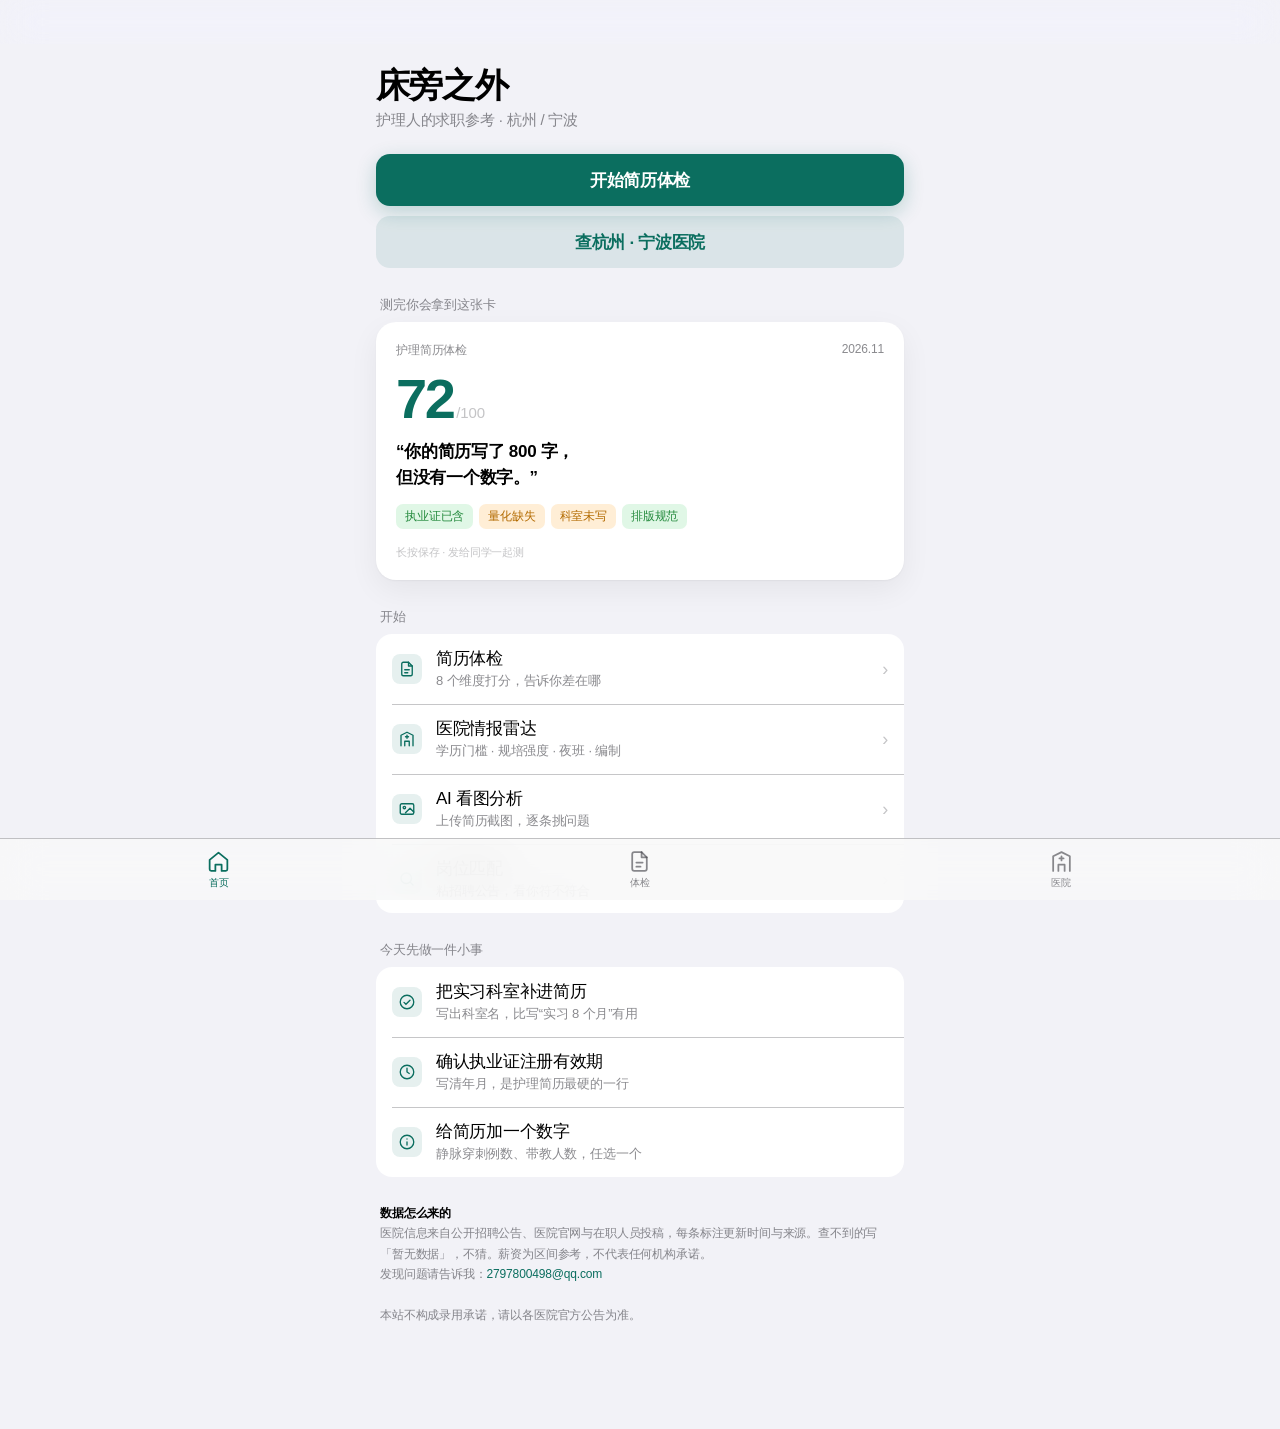
<file: index.html>
<!DOCTYPE html>
<html lang="zh-CN">
<head>
<meta charset="utf-8">
<meta name="viewport" content="width=device-width,initial-scale=1,viewport-fit=cover">
<meta name="theme-color" content="#F2F2F7" media="(prefers-color-scheme:light)">
<meta name="theme-color" content="#000000" media="(prefers-color-scheme:dark)">
<meta name="apple-mobile-web-app-capable" content="yes">
<meta name="apple-mobile-web-app-status-bar-style" content="default">
<title>床旁之外 · 护理人的求职参考</title>
<meta name="description" content="护理简历免费打分，杭州宁波医院情报。简历不上传、无需注册、10 秒出结果。">
<link rel="stylesheet" href="style.css">
</head>
<body>

<header class="navbar" id="nb"><h6>床旁之外</h6></header>

<main>

  <h1 class="large rise">床旁之外</h1>
  <p class="sub rise d1">护理人的求职参考 · 杭州 / 宁波</p>

  <div class="cta rise d1">
    <a class="btn btn-fill" href="resume.html">开始简历体检</a>
    <a class="btn btn-tint" href="hospitals.html">查杭州 · 宁波医院</a>
  </div>

  <p class="group-title rise d2">测完你会拿到这张卡</p>
  <div class="report rise d2">
    <div class="rp-top"><span>护理简历体检</span><span>2026.11</span></div>
    <div class="rp-score"><b>72</b><span>/100</span></div>
    <p class="rp-quote">“你的简历写了 800 字，<br>但没有一个数字。”</p>
    <div class="pills">
      <span class="pill ok">执业证已含</span>
      <span class="pill warn">量化缺失</span>
      <span class="pill warn">科室未写</span>
      <span class="pill ok">排版规范</span>
    </div>
    <p class="rp-foot">长按保存 · 发给同学一起测</p>
  </div>

  <p class="group-title rise d3">开始</p>
  <div class="group rise d3">
    <a class="row" href="resume.html">
      <span class="icon"><svg viewBox="0 0 24 24" fill="none" stroke="currentColor" stroke-width="1.8" stroke-linecap="round" stroke-linejoin="round"><path d="M14 3H7a2 2 0 0 0-2 2v14a2 2 0 0 0 2 2h10a2 2 0 0 0 2-2V8z"/><path d="M14 3v5h5"/><path d="M9 13h6M9 17h4"/></svg></span>
      <span class="txt"><h3>简历体检</h3><p>8 个维度打分，告诉你差在哪</p></span>
      <span class="chev">›</span>
    </a>
    <a class="row" href="hospitals.html">
      <span class="icon"><svg viewBox="0 0 24 24" fill="none" stroke="currentColor" stroke-width="1.8" stroke-linecap="round" stroke-linejoin="round"><path d="M4 21V7l8-4 8 4v14"/><path d="M9 21v-6h6v6"/><path d="M12 7v4M10 9h4"/></svg></span>
      <span class="txt"><h3>医院情报雷达</h3><p>学历门槛 · 规培强度 · 夜班 · 编制</p></span>
      <span class="chev">›</span>
    </a>
    <a class="row" href="scan.html">
      <span class="icon"><svg viewBox="0 0 24 24" fill="none" stroke="currentColor" stroke-width="1.8" stroke-linecap="round" stroke-linejoin="round"><rect x="3" y="5" width="18" height="14" rx="2"/><circle cx="8.5" cy="10" r="1.6"/><path d="M21 16l-5-5-6 6"/></svg></span>
      <span class="txt"><h3>AI 看图分析</h3><p>上传简历截图，逐条挑问题</p></span>
      <span class="chev">›</span>
    </a>
    <a class="row" href="match.html">
      <span class="icon"><svg viewBox="0 0 24 24" fill="none" stroke="currentColor" stroke-width="1.8" stroke-linecap="round" stroke-linejoin="round"><circle cx="11" cy="11" r="7"/><path d="M20 20l-3.5-3.5"/></svg></span>
      <span class="txt"><h3>岗位匹配</h3><p>粘招聘公告，看你符不符合</p></span>
      <span class="chev">›</span>
    </a>
  </div>

  <p class="group-title rise d4">今天先做一件小事</p>
  <div class="group rise d4">
    <div class="row">
      <span class="icon"><svg viewBox="0 0 24 24" fill="none" stroke="currentColor" stroke-width="1.8" stroke-linecap="round"><circle cx="12" cy="12" r="9"/><path d="M8 12.5l2.6 2.6L16 9.7"/></svg></span>
      <span class="txt"><h3>把实习科室补进简历</h3><p>写出科室名，比写“实习 8 个月”有用</p></span>
    </div>
    <div class="row">
      <span class="icon"><svg viewBox="0 0 24 24" fill="none" stroke="currentColor" stroke-width="1.8" stroke-linecap="round"><circle cx="12" cy="12" r="9"/><path d="M12 7v5l3 2"/></svg></span>
      <span class="txt"><h3>确认执业证注册有效期</h3><p>写清年月，是护理简历最硬的一行</p></span>
    </div>
    <div class="row">
      <span class="icon"><svg viewBox="0 0 24 24" fill="none" stroke="currentColor" stroke-width="1.8" stroke-linecap="round"><circle cx="12" cy="12" r="9"/><path d="M12 16v-4M12 8h.01"/></svg></span>
      <span class="txt"><h3>给简历加一个数字</h3><p>静脉穿刺例数、带教人数，任选一个</p></span>
    </div>
  </div>

  <p class="footnote">
    <b>数据怎么来的</b><br>
    医院信息来自公开招聘公告、医院官网与在职人员投稿，每条标注更新时间与来源。查不到的写「暂无数据」，不猜。薪资为区间参考，不代表任何机构承诺。<br>
    发现问题请告诉我：<span class="mail">2797800498@qq.com</span><br><br>
    本站不构成录用承诺，请以各医院官方公告为准。
  </p>

</main>

<nav class="tabbar">
  <a class="tab active" href="index.html">
    <svg viewBox="0 0 24 24" fill="none" stroke="currentColor" stroke-width="1.7" stroke-linecap="round" stroke-linejoin="round"><path d="M3.5 10.5 12 3.5l8.5 7v9a1.5 1.5 0 0 1-1.5 1.5h-4v-6h-6v6H5a1.5 1.5 0 0 1-1.5-1.5z"/></svg>
    <span>首页</span>
  </a>
  <a class="tab" href="resume.html">
    <svg viewBox="0 0 24 24" fill="none" stroke="currentColor" stroke-width="1.7" stroke-linecap="round" stroke-linejoin="round"><path d="M14 3H7a2 2 0 0 0-2 2v14a2 2 0 0 0 2 2h10a2 2 0 0 0 2-2V8z"/><path d="M14 3v5h5"/><path d="M9 13h6M9 17h4"/></svg>
    <span>体检</span>
  </a>
  <a class="tab" href="hospitals.html">
    <svg viewBox="0 0 24 24" fill="none" stroke="currentColor" stroke-width="1.7" stroke-linecap="round" stroke-linejoin="round"><path d="M4 21V7l8-4 8 4v14"/><path d="M9 21v-6h6v6"/><path d="M12 7v4M10 9h4"/></svg>
    <span>医院</span>
  </a>
</nav>

<script>
  var nb = document.getElementById('nb');
  addEventListener('scroll', function () {
    nb.classList.toggle('scrolled', window.scrollY > 36);
  }, { passive: true });
</script>

</body>
</html>
</file>
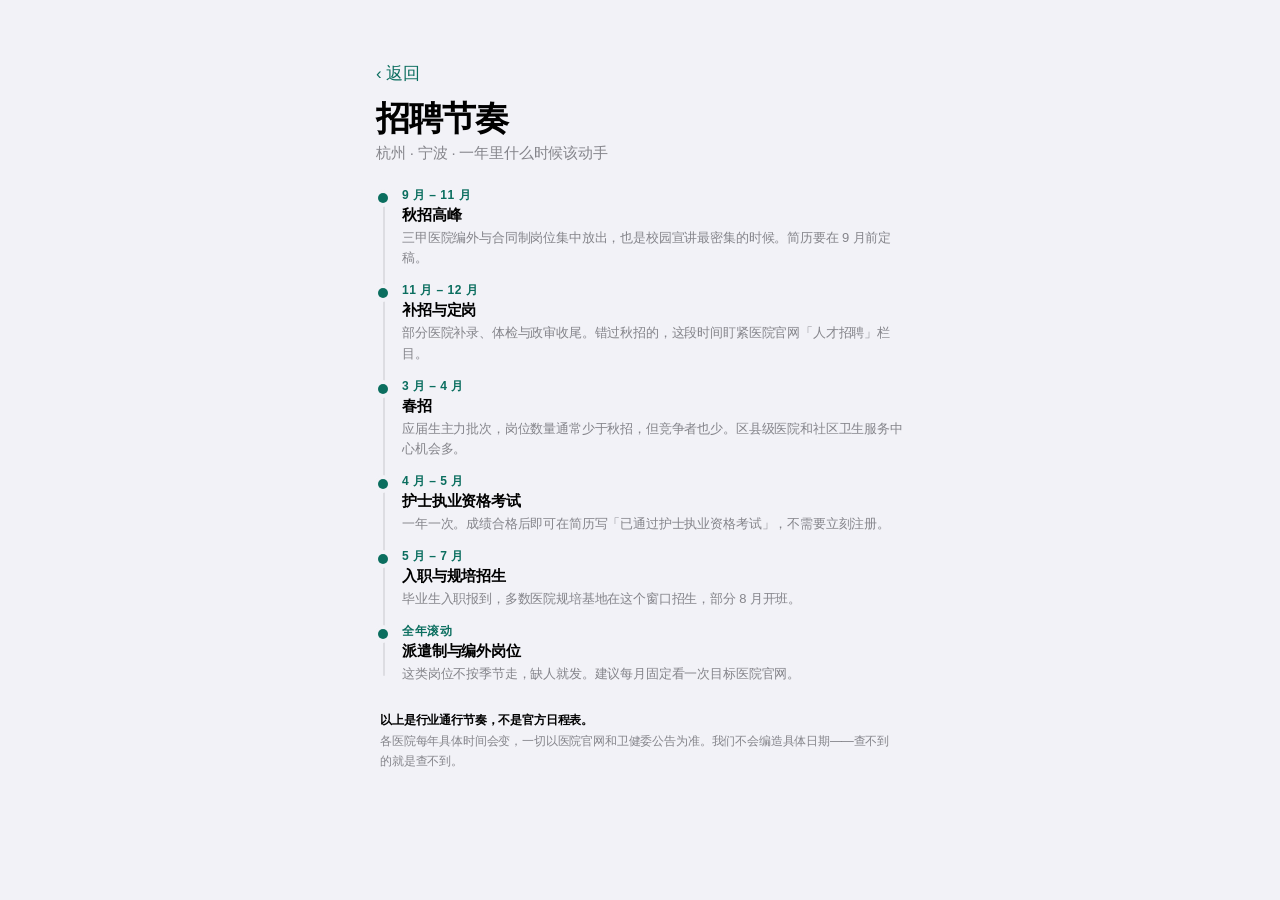
<file: calendar.html>
<!DOCTYPE html>
<html lang="zh-CN">
<head>
<meta charset="utf-8">
<meta name="viewport" content="width=device-width,initial-scale=1,viewport-fit=cover">
<meta name="theme-color" content="#F2F2F7" media="(prefers-color-scheme:light)">
<meta name="theme-color" content="#000000" media="(prefers-color-scheme:dark)">
<title>招聘节奏 · 床旁之外</title>
<link rel="stylesheet" href="style.css">
<style>
.back{display:inline-flex;align-items:center;font-size:17px;color:var(--tint);margin:6px 0 4px;font-weight:500}
.back:active{opacity:.6}
.tl{position:relative;padding-left:26px;margin-top:6px}
.tl::before{content:"";position:absolute;left:7px;top:8px;bottom:8px;width:2px;
  background:rgba(120,120,128,.18);border-radius:2px}
.tlitem{position:relative;margin-bottom:14px}
.tlitem::before{content:"";position:absolute;left:-24px;top:6px;width:10px;height:10px;
  border-radius:50%;background:var(--tint);box-shadow:0 0 0 4px var(--bg)}
.tlitem .m{font-size:12px;color:var(--tint);font-weight:600;letter-spacing:.5px}
.tlitem h4{margin:2px 0 3px;font-size:15px;font-weight:600}
.tlitem p{margin:0;font-size:13px;color:var(--label2);line-height:1.55}
</style>
</head>
<body>
<main>
  <a class="back" href="index.html">‹ 返回</a>
  <h1 class="large">招聘节奏</h1>
  <p class="sub">杭州 · 宁波 · 一年里什么时候该动手</p>

  <div class="tl">
    <div class="tlitem">
      <div class="m">9 月 – 11 月</div>
      <h4>秋招高峰</h4>
      <p>三甲医院编外与合同制岗位集中放出，也是校园宣讲最密集的时候。简历要在 9 月前定稿。</p>
    </div>
    <div class="tlitem">
      <div class="m">11 月 – 12 月</div>
      <h4>补招与定岗</h4>
      <p>部分医院补录、体检与政审收尾。错过秋招的，这段时间盯紧医院官网「人才招聘」栏目。</p>
    </div>
    <div class="tlitem">
      <div class="m">3 月 – 4 月</div>
      <h4>春招</h4>
      <p>应届生主力批次，岗位数量通常少于秋招，但竞争者也少。区县级医院和社区卫生服务中心机会多。</p>
    </div>
    <div class="tlitem">
      <div class="m">4 月 – 5 月</div>
      <h4>护士执业资格考试</h4>
      <p>一年一次。成绩合格后即可在简历写「已通过护士执业资格考试」，不需要立刻注册。</p>
    </div>
    <div class="tlitem">
      <div class="m">5 月 – 7 月</div>
      <h4>入职与规培招生</h4>
      <p>毕业生入职报到，多数医院规培基地在这个窗口招生，部分 8 月开班。</p>
    </div>
    <div class="tlitem">
      <div class="m">全年滚动</div>
      <h4>派遣制与编外岗位</h4>
      <p>这类岗位不按季节走，缺人就发。建议每月固定看一次目标医院官网。</p>
    </div>
  </div>

  <p class="footnote">
    <b>以上是行业通行节奏，不是官方日程表。</b><br>
    各医院每年具体时间会变，一切以医院官网和卫健委公告为准。我们不会编造具体日期——查不到的就是查不到。
  </p>
</main>
</body>
</html>
</file>
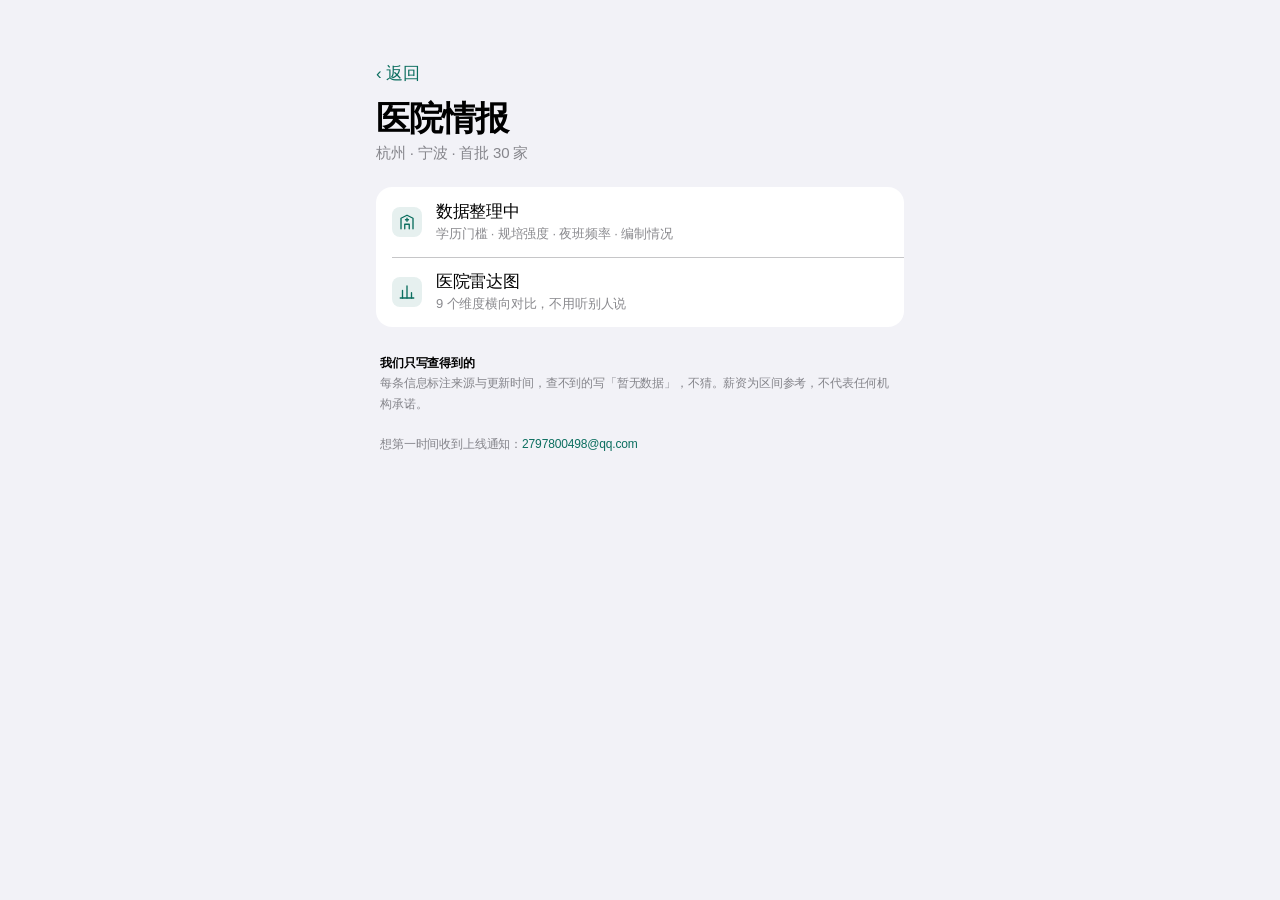
<file: hospitals.html>
<!DOCTYPE html>
<html lang="zh-CN">
<head>
<meta charset="utf-8">
<meta name="viewport" content="width=device-width,initial-scale=1,viewport-fit=cover">
<meta name="theme-color" content="#F2F2F7" media="(prefers-color-scheme:light)">
<meta name="theme-color" content="#000000" media="(prefers-color-scheme:dark)">
<title>医院情报 · 床旁之外</title>
<link rel="stylesheet" href="style.css">
<style>
.back{display:inline-flex;align-items:center;font-size:17px;color:var(--tint);margin:6px 0 4px;font-weight:500}
.back:active{opacity:.6}
</style>
</head>
<body>
<main>
  <a class="back" href="index.html">‹ 返回</a>
  <h1 class="large">医院情报</h1>
  <p class="sub">杭州 · 宁波 · 首批 30 家</p>

  <div class="group">
    <div class="row">
      <span class="icon"><svg viewBox="0 0 24 24" fill="none" stroke="currentColor" stroke-width="1.8" stroke-linecap="round" stroke-linejoin="round"><path d="M4 21V7l8-4 8 4v14"/><path d="M9 21v-6h6v6"/><path d="M12 7v4M10 9h4"/></svg></span>
      <span class="txt"><h3>数据整理中</h3><p>学历门槛 · 规培强度 · 夜班频率 · 编制情况</p></span>
    </div>
    <div class="row">
      <span class="icon"><svg viewBox="0 0 24 24" fill="none" stroke="currentColor" stroke-width="1.8" stroke-linecap="round" stroke-linejoin="round"><path d="M3 20h18"/><path d="M6 20V10M12 20V4M18 20v-7"/></svg></span>
      <span class="txt"><h3>医院雷达图</h3><p>9 个维度横向对比，不用听别人说</p></span>
    </div>
  </div>

  <p class="footnote">
    <b>我们只写查得到的</b><br>
    每条信息标注来源与更新时间，查不到的写「暂无数据」，不猜。薪资为区间参考，不代表任何机构承诺。<br><br>
    想第一时间收到上线通知：<a class="mail" href="mailto:2797800498@qq.com" style="color:var(--tint)">2797800498@qq.com</a>
  </p>
</main>
</body>
</html>
</file>
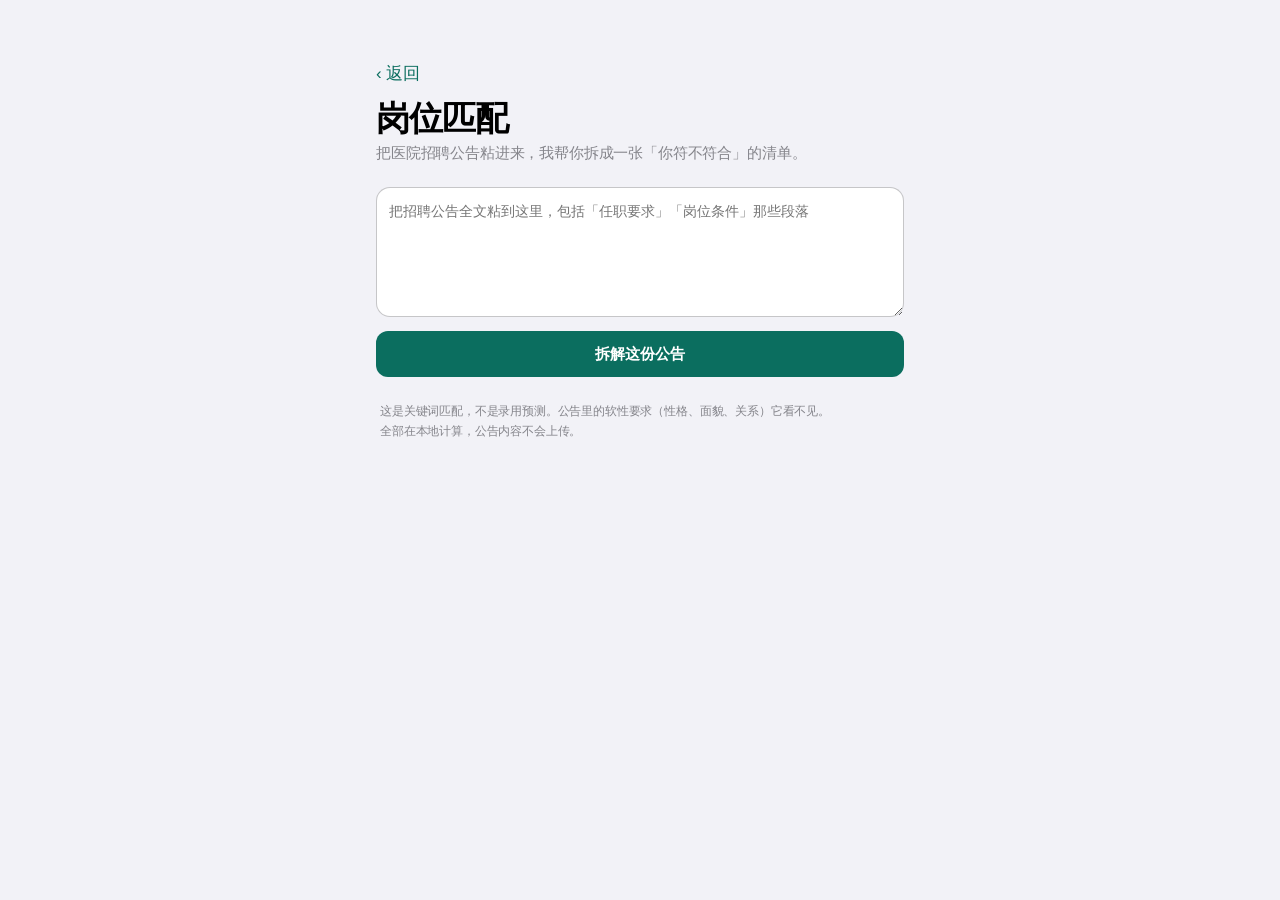
<file: match.html>
<!DOCTYPE html>
<html lang="zh-CN">
<head>
<meta charset="utf-8">
<meta name="viewport" content="width=device-width,initial-scale=1,viewport-fit=cover">
<meta name="theme-color" content="#F2F2F7" media="(prefers-color-scheme:light)">
<meta name="theme-color" content="#000000" media="(prefers-color-scheme:dark)">
<title>岗位匹配 · 床旁之外</title>
<link rel="stylesheet" href="style.css">
<style>
.back{display:inline-flex;align-items:center;font-size:17px;color:var(--tint);margin:6px 0 4px;font-weight:500}
.back:active{opacity:.6}
textarea{width:100%;min-height:130px;border-radius:14px;border:1.5px solid var(--sep);
  background:var(--bg-elev);color:var(--label);font-family:inherit;font-size:14px;
  line-height:1.6;padding:12px;box-sizing:border-box;resize:vertical;-webkit-appearance:none}
.minibtn{width:100%;height:46px;border-radius:12px;border:1.5px solid rgba(11,110,95,.3);
  background:transparent;color:var(--tint);font-size:15px;font-weight:600;font-family:inherit;
  margin-top:10px;transition:transform .2s cubic-bezier(.32,.72,0,1)}
.minibtn:active{transform:scale(.97);opacity:.7}
.minibtn.solid{background:var(--tint);color:#fff;border-color:transparent}
@media (prefers-color-scheme:dark){.minibtn.solid{color:#00120F}}
.bigpct{text-align:center;padding:14px 0 4px}
.bigpct b{font-size:60px;font-weight:700;letter-spacing:-3px;line-height:1;
  font-variant-numeric:tabular-nums;color:var(--tint)}
.bigpct span{font-size:18px;color:var(--tint);font-weight:600}
.pctnote{text-align:center;font-size:13px;color:var(--label2);margin:4px 0 0}
.pick{display:flex;align-items:flex-start;gap:9px;padding:10px 11px;border-radius:10px;
  background:rgba(120,120,128,.07);margin-bottom:7px;font-size:14px;line-height:1.4;
  transition:all .2s cubic-bezier(.32,.72,0,1);border:1.5px solid transparent}
.pick:active{transform:scale(.985)}
.pick.on{background:var(--tint-soft);border-color:var(--tint)}
.tick{width:18px;height:18px;border-radius:5px;border:1.5px solid var(--label3);flex:none;
  margin-top:1px;display:grid;place-items:center;transition:all .2s}
.pick.on .tick{background:var(--tint);border-color:var(--tint)}
.tick svg{width:10px;height:10px;opacity:0;transition:opacity .15s}
.pick.on .tick svg{opacity:1}
</style>
</head>
<body>
<main>
  <a class="back" href="index.html">‹ 返回</a>
  <h1 class="large">岗位匹配</h1>
  <p class="sub">把医院招聘公告粘进来，我帮你拆成一张「你符不符合」的清单。</p>

  <textarea id="jd" placeholder="把招聘公告全文粘到这里，包括「任职要求」「岗位条件」那些段落"></textarea>
  <button class="minibtn solid" id="parse">拆解这份公告</button>

  <div id="out"></div>

  <p class="footnote" style="margin-top:24px">
    这是关键词匹配，不是录用预测。公告里的软性要求（性格、面貌、关系）它看不见。<br>
    全部在本地计算，公告内容不会上传。
  </p>
</main>

<script>
var BANK = {
  '学历': ['全日制本科', '全日制大专', '统招', '本科及以上', '硕士', '大专及以上', '专科及以上'],
  '证书': ['护士执业证', '执业资格', '护士资格', '护师', '主管护师', '副主任护师', '专科护士', 'BLS', 'ACLS', '规培'],
  '经验': ['一年以上', '两年以上', '三年以上', '五年以上', '三甲', '二甲', '工作经验', '应届'],
  '技能': ['静脉穿刺', '静脉输液', '导尿', '吸痰', '心电监护', '除颤', '抢救', '心肺复苏',
           '三查七对', '护理文书', '危重', '伤口', '造口', '血液透析', '呼吸机', 'PICC', '鼻饲'],
  '科室': ['急诊', 'ICU', '手术室', '儿科', '产科', '新生儿', '肿瘤', '血液透析', '门诊', '病房'],
  '其他': ['身高', '年龄', '户籍', '夜班', '轮转', '英语', '计算机', '服从安排']
};

document.getElementById('parse').addEventListener('click', function () {
  var text = document.getElementById('jd').value.trim();
  var out = document.getElementById('out');
  if (text.length < 20) {
    out.innerHTML = '<p class="footnote" style="color:#C8503C">公告太短了，多粘一点。</p>';
    return;
  }

  var hits = [];
  Object.keys(BANK).forEach(function (cat) {
    BANK[cat].forEach(function (kw) {
      if (text.indexOf(kw) > -1 && hits.indexOf(kw) < 0) hits.push(kw);
    });
  });

  if (!hits.length) {
    out.innerHTML = '<p class="footnote">没识别出护理招聘的关键词。可能这份公告写法比较特殊，或者你粘的是职位简介而不是要求部分。</p>';
    return;
  }

  var html = '<p class="res-h" style="font-size:13px;color:var(--label2);margin:20px 4px 8px">' +
    '这份公告里有 ' + hits.length + ' 个硬条件，你符合几个？点一下打勾</p>';
  html += '<div id="picks">';
  hits.forEach(function (kw, i) {
    html += '<div class="pick" data-i="' + i + '">' +
      '<span class="tick"><svg viewBox="0 0 12 12" fill="none" stroke="#fff" stroke-width="2.4" ' +
      'stroke-linecap="round" stroke-linejoin="round"><path d="M2 6.3l2.6 2.6L10 3.4"/></svg></span>' +
      '<span>' + kw + '</span></div>';
  });
  html += '</div>';
  html += '<div id="score" style="margin-top:20px"></div>';
  out.innerHTML = html;

  var picked = {};
  var total = hits.length;

  function paintScore() {
    var n = Object.keys(picked).length;
    var pct = Math.round(n / total * 100);
    var msg;
    if (pct >= 85) msg = '条件基本都对得上，可以投';
    else if (pct >= 60) msg = '能投，但缺的几条要提前想好怎么答';
    else if (pct >= 40) msg = '差距明显，先补最缺的那一条';
    else msg = '硬条件差太多，建议换一家';

    document.getElementById('score').innerHTML =
      '<div class="bigpct"><b>' + pct + '</b><span>%</span></div>' +
      '<p class="pctnote">' + n + ' / ' + total + ' 条符合 · ' + msg + '</p>';
  }
  paintScore();

  document.getElementById('picks').addEventListener('click', function (e) {
    var p = e.target.closest('.pick');
    if (!p) return;
    var i = p.dataset.i;
    if (picked[i]) { delete picked[i]; p.classList.remove('on'); }
    else { picked[i] = 1; p.classList.add('on'); }
    paintScore();
  });
});
</script>
</body>
</html>
</file>
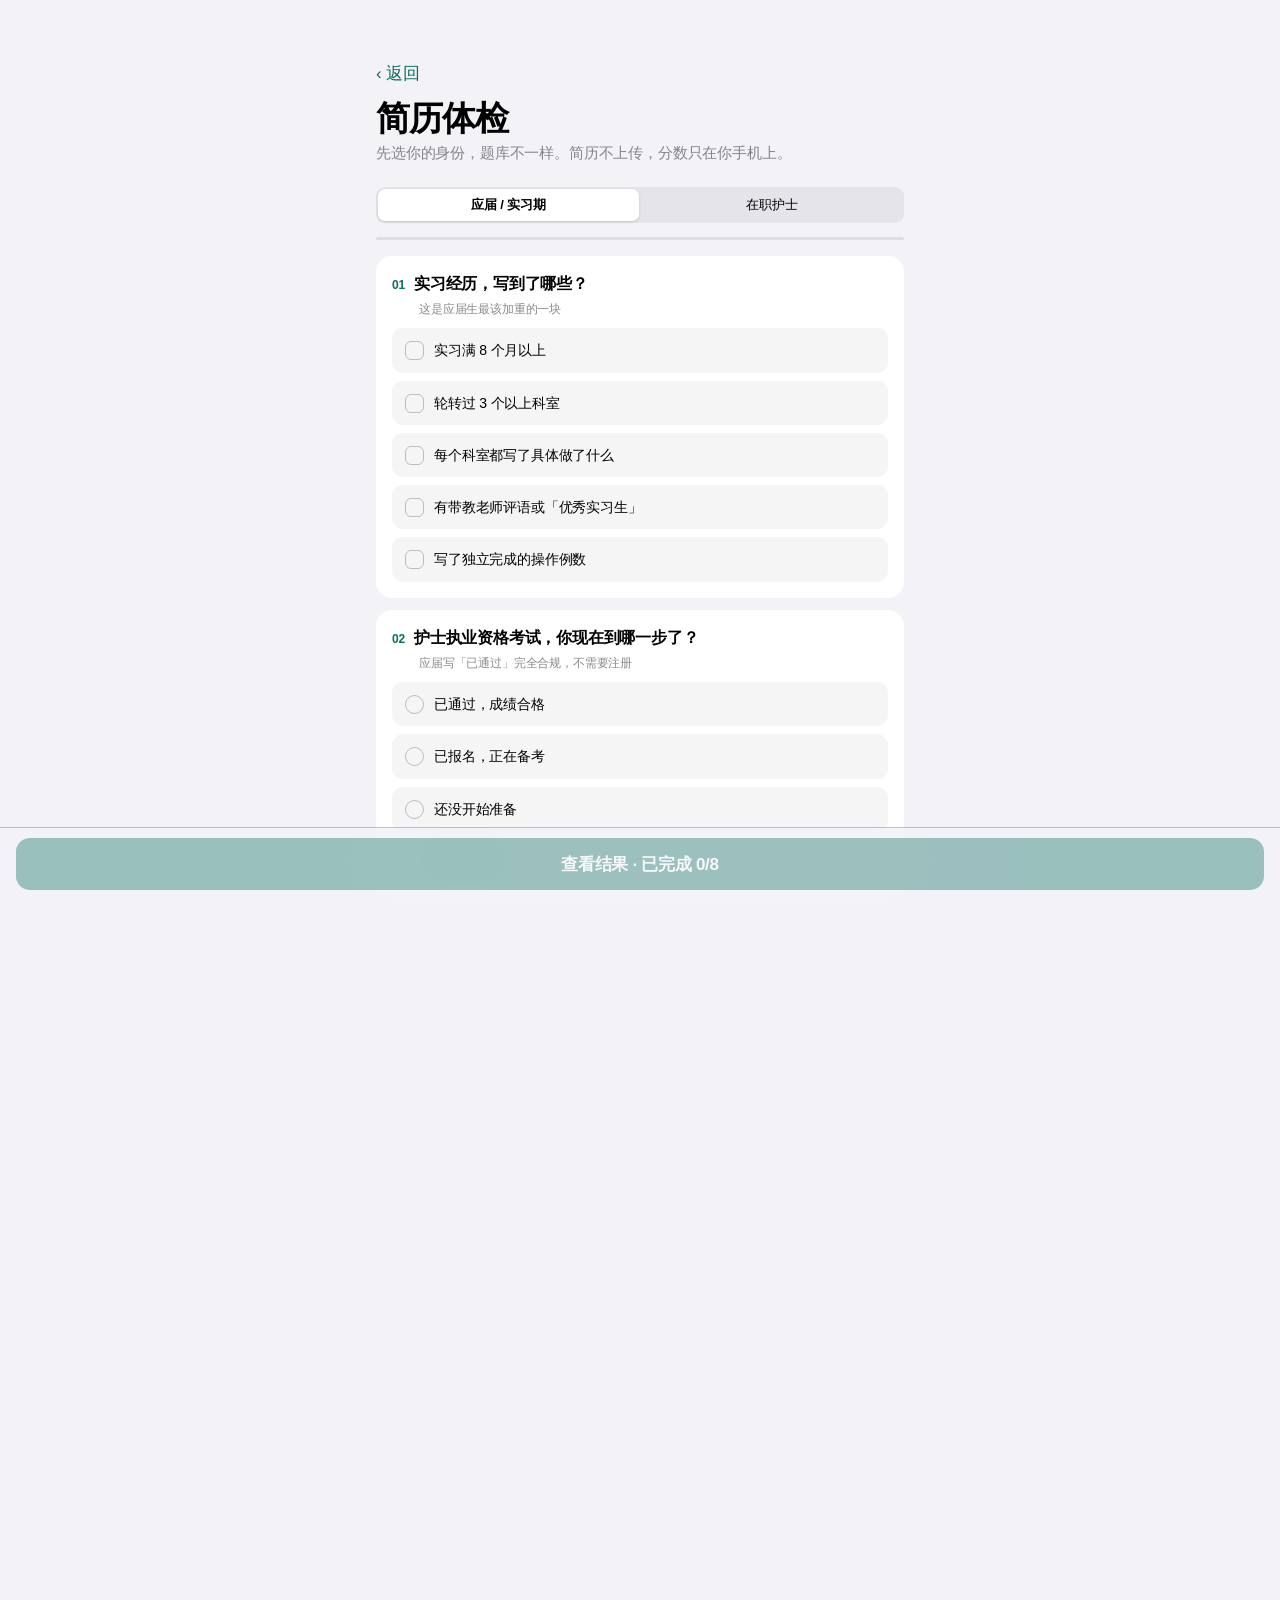
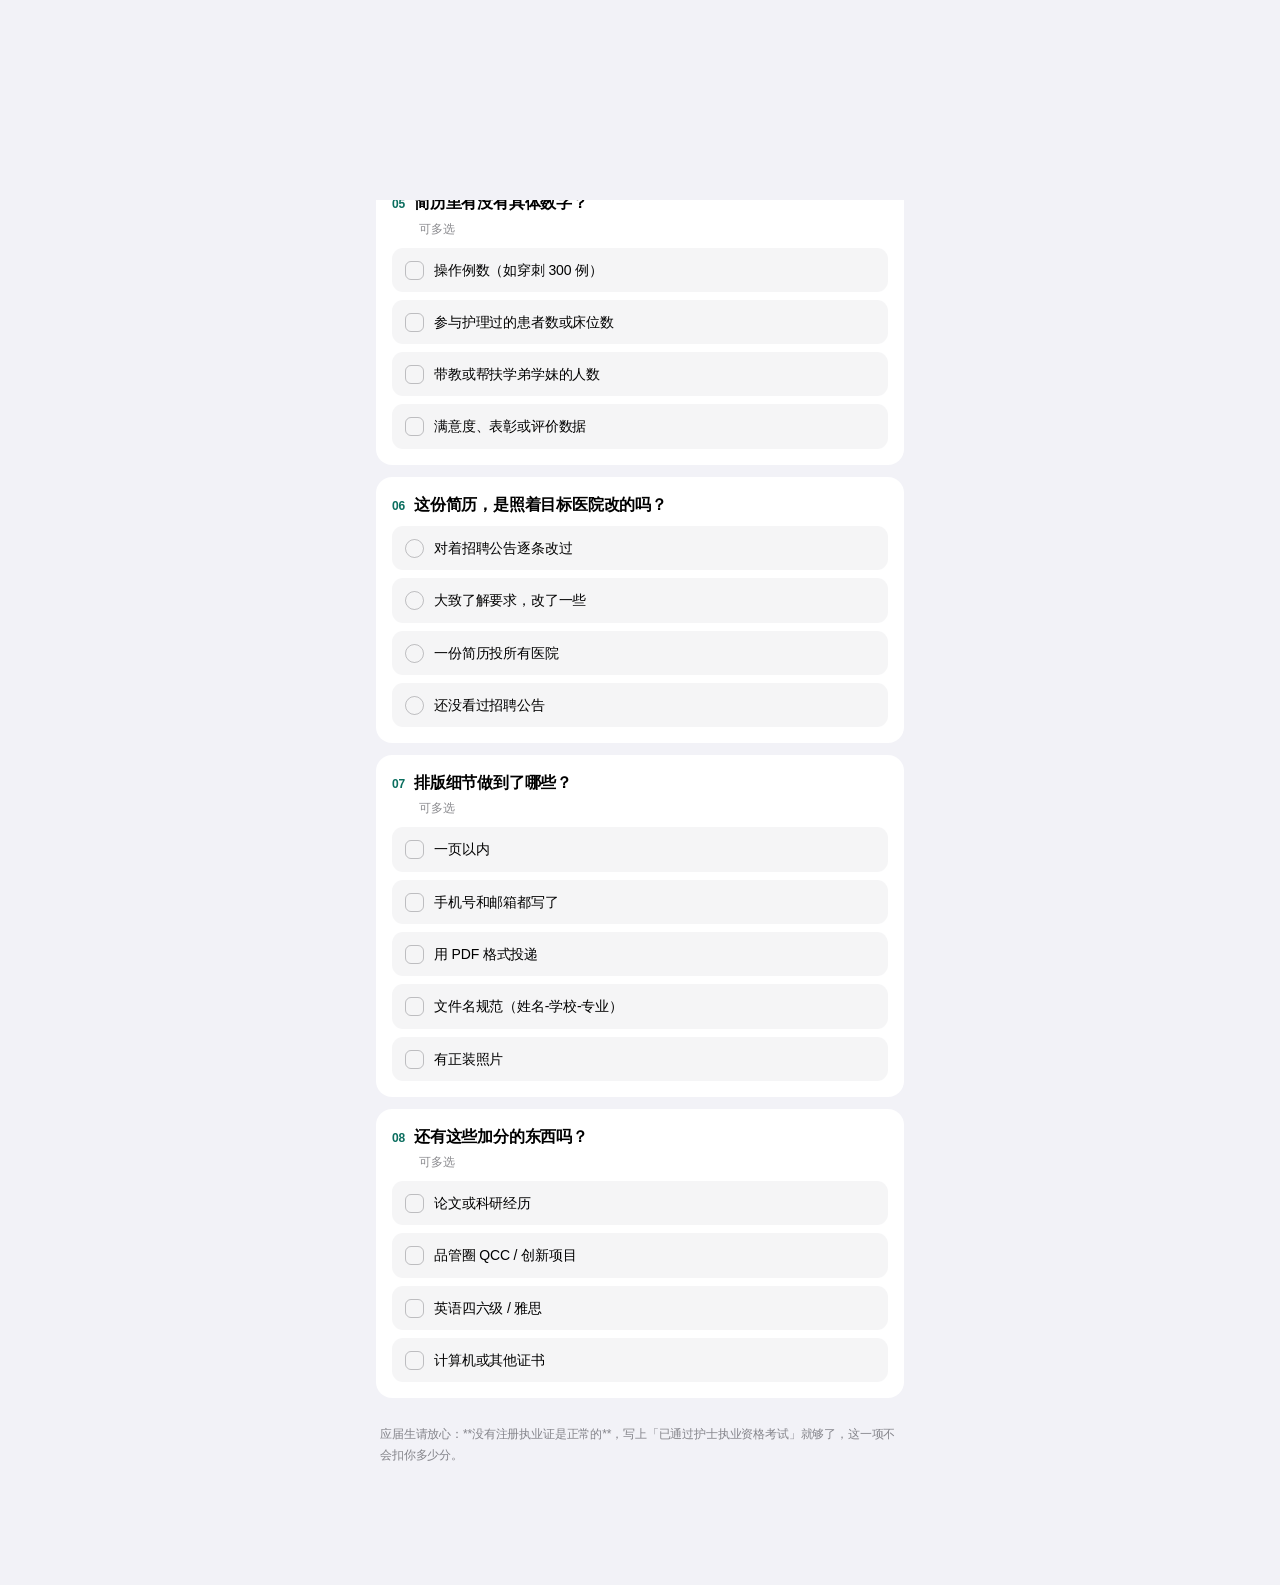
<file: resume.html>
<!DOCTYPE html>
<html lang="zh-CN">
<head>
<meta charset="utf-8">
<meta name="viewport" content="width=device-width,initial-scale=1,viewport-fit=cover">
<meta name="theme-color" content="#F2F2F7" media="(prefers-color-scheme:light)">
<meta name="theme-color" content="#000000" media="(prefers-color-scheme:dark)">
<title>简历体检 · 床旁之外</title>
<link rel="stylesheet" href="style.css">
<style>
.back{display:inline-flex;align-items:center;font-size:17px;color:var(--tint);margin:6px 0 4px;font-weight:500}
.back:active{opacity:.6}
.seg{display:flex;gap:2px;background:rgba(120,120,128,.12);border-radius:9px;padding:2px;margin:14px 0 14px}
.seg button{flex:1;border:0;background:none;font-family:inherit;font-size:13px;padding:7px 4px;
  border-radius:7px;color:var(--label);font-weight:500;transition:all .2s cubic-bezier(.32,.72,0,1)}
.seg button.on{background:var(--bg-elev);font-weight:600;box-shadow:0 1px 3px rgba(0,0,0,.14)}
.progress{height:3px;background:rgba(120,120,128,.18);border-radius:2px;overflow:hidden;margin:0 0 16px}
.progress i{display:block;height:100%;width:0;background:var(--tint);border-radius:2px;
  transition:width .4s cubic-bezier(.32,.72,0,1)}
.qcard{background:var(--bg-elev);border-radius:16px;padding:16px;margin-bottom:12px}
.qhead{display:flex;gap:9px;align-items:baseline;margin-bottom:10px}
.qnum{font-size:12px;color:var(--tint);font-weight:700;font-variant-numeric:tabular-nums}
.qtxt{font-size:16px;font-weight:600;line-height:1.45;letter-spacing:-.2px}
.qhint{font-size:12px;color:var(--label2);margin:-4px 0 10px 27px}
.opts{display:flex;flex-direction:column;gap:8px}
.opt{display:flex;align-items:flex-start;gap:10px;padding:11px 12px;border-radius:11px;
  background:rgba(120,120,128,.07);border:1.5px solid transparent;
  font-size:14px;line-height:1.45;transition:all .22s cubic-bezier(.32,.72,0,1)}
.opt:active{transform:scale(.985)}
.opt.on{background:var(--tint-soft);border-color:var(--tint)}
.mark{width:19px;height:19px;border-radius:50%;border:1.5px solid var(--label3);
  flex:none;margin-top:1px;display:grid;place-items:center;transition:all .22s cubic-bezier(.32,.72,0,1)}
.opt.multi .mark{border-radius:6px}
.opt.on .mark{background:var(--tint);border-color:var(--tint)}
.mark svg{width:11px;height:11px;opacity:0;transition:opacity .15s}
.opt.on .mark svg{opacity:1}
.bottombar{position:fixed;left:0;right:0;bottom:0;z-index:60;
  padding:10px 16px calc(10px + env(safe-area-inset-bottom));
  background:rgba(242,242,247,.88);border-top:.5px solid var(--sep);
  backdrop-filter:saturate(180%) blur(20px);-webkit-backdrop-filter:saturate(180%) blur(20px)}
@media (prefers-color-scheme:dark){.bottombar{background:rgba(0,0,0,.8)}}
.bottombar .btn{width:100%;border:0;font-family:inherit}
.bottombar .btn[disabled]{opacity:.38;box-shadow:none}
.padbottom{padding-bottom:120px}
.sheet{position:fixed;inset:0;z-index:100;background:var(--bg);overflow-y:auto;
  -webkit-overflow-scrolling:touch;transform:translateY(100%);
  transition:transform .46s cubic-bezier(.32,.72,0,1)}
.sheet.show{transform:none}
.sheet-inner{max-width:560px;margin:0 auto;
  padding:calc(18px + env(safe-area-inset-top)) 16px calc(44px + env(safe-area-inset-bottom))}
.sheet-top{display:flex;align-items:center;justify-content:space-between;margin-bottom:10px}
.sheet-top h5{margin:0;font-size:17px;font-weight:600}
.linkbtn{background:none;border:0;color:var(--tint);font-size:15px;font-family:inherit;padding:6px}
.linkbtn:active{opacity:.5}
.bigscore{text-align:center;padding:4px 0 2px}
.bigscore b{font-size:64px;font-weight:700;letter-spacing:-3px;line-height:1;
  font-variant-numeric:tabular-nums;color:var(--tint)}
.bigscore span{font-size:16px;color:var(--label3)}
.lv{text-align:center;font-size:14px;color:var(--label2);margin:6px 0 0}
.delta{text-align:center;font-size:13px;margin:10px 0 0;font-weight:600}
.delta.up{color:#248A3D}.delta.down{color:#C8503C}.delta.flat{color:var(--label2)}
@media (prefers-color-scheme:dark){.delta.up{color:#4CD964}.delta.down{color:#FF6B5E}}
.radarwrap{background:var(--bg-elev);border-radius:16px;padding:10px 6px 4px;margin:16px 0}
.radar{width:100%;height:auto;color:var(--label)}
.radar .gl{fill:none;stroke:currentColor;stroke-opacity:.13;stroke-width:1}
.radar .ax{stroke:currentColor;stroke-opacity:.16;stroke-width:1}
.radar .area{fill:var(--tint);fill-opacity:.22;stroke:var(--tint);stroke-width:2;stroke-linejoin:round}
.radar text{fill:currentColor;fill-opacity:.55;font-size:9px;font-family:inherit}
.issue{display:flex;gap:10px;padding:13px;background:var(--bg-elev);border-radius:13px;margin-bottom:8px}
.dot2{width:8px;height:8px;border-radius:50%;margin-top:7px;flex:none}
.dot2.r{background:#FF3B30}.dot2.y{background:#FF9500}.dot2.g{background:#34C759}
.issue h4{margin:0 0 3px;font-size:14px;font-weight:600}
.issue p{margin:0;font-size:13px;color:var(--label2);line-height:1.5}
.hist{display:flex;align-items:center;justify-content:space-between;padding:11px 0;
  font-size:14px;position:relative}
.hist + .hist::before{content:"";position:absolute;top:0;left:0;right:0;height:.5px;background:var(--sep)}
.hist b{font-variant-numeric:tabular-nums;color:var(--tint);font-weight:600}
.cardwrap{margin-top:16px}
.cardwrap img{width:100%;display:block;border-radius:16px}
.tipnote{font-size:12px;color:var(--label2);text-align:center;margin:10px 0 0}
.minibtn{width:100%;height:46px;border-radius:12px;border:1.5px solid rgba(11,110,95,.28);
  background:transparent;color:var(--tint);font-size:15px;font-weight:600;font-family:inherit;
  margin-top:10px;transition:transform .2s cubic-bezier(.32,.72,0,1)}
.minibtn:active{transform:scale(.97);opacity:.7}
</style>
</head>
<body>

<main class="padbottom">
  <a class="back" href="index.html">‹ 返回</a>
  <h1 class="large">简历体检</h1>
  <p class="sub">先选你的身份，题库不一样。简历不上传，分数只在你手机上。</p>

  <div class="seg" id="seg">
    <button data-m="fresh" class="on">应届 / 实习期</button>
    <button data-m="exp">在职护士</button>
  </div>

  <div class="progress"><i id="bar"></i></div>
  <div id="list"></div>
  <p class="footnote">
    应届生请放心：**没有注册执业证是正常的**，写上「已通过护士执业资格考试」就够了，这一项不会扣你多少分。
  </p>
</main>

<div class="bottombar">
  <button class="btn btn-fill" id="go" disabled>查看结果 · 已完成 0/8</button>
</div>

<div class="sheet" id="sheet"><div class="sheet-inner" id="sheetInner"></div></div>

<script>
var SKILLS = [
  {t:'静脉穿刺 / 静脉输液', s:2},
  {t:'导尿 / 留置尿管护理', s:2},
  {t:'吸痰 / 气道管理', s:2},
  {t:'心电监护 / 除颤', s:2},
  {t:'抢救配合 / 心肺复苏', s:2},
  {t:'护理文书 / 三查七对', s:2},
  {t:'危重患者护理', s:2},
  {t:'伤口 / 造口护理', s:2}
];

var QUIZ_FRESH = [
  { id:'f1', dim:'实习质量', type:'multi', max:22,
    q:'实习经历，写到了哪些？', hint:'这是应届生最该加重的一块',
    opts:[
      {t:'实习满 8 个月以上', s:5},
      {t:'轮转过 3 个以上科室', s:5},
      {t:'每个科室都写了具体做了什么', s:4},
      {t:'有带教老师评语或「优秀实习生」', s:4},
      {t:'写了独立完成的操作例数', s:4}
    ]},
  { id:'f2', dim:'执业进度', type:'single', max:12,
    q:'护士执业资格考试，你现在到哪一步了？', hint:'应届写「已通过」完全合规，不需要注册',
    opts:[
      {t:'已通过，成绩合格', s:12},
      {t:'已报名，正在备考', s:8},
      {t:'还没开始准备', s:3},
      {t:'不打算考', s:0}
    ]},
  { id:'f3', dim:'护理技能', type:'multi', max:15,
    q:'明确写进简历的操作有哪些？', hint:'可多选，每项 2 分',
    opts: SKILLS },
  { id:'f4', dim:'在校表现', type:'multi', max:16,
    q:'在校期间有哪些拿得出手的？', hint:'可多选',
    opts:[
      {t:'专业排名前 30%', s:5},
      {t:'拿过奖学金', s:4},
      {t:'护理技能竞赛获奖', s:3},
      {t:'学生干部 / 社团负责人', s:2},
      {t:'有志愿服务时长记录', s:2}
    ]},
  { id:'f5', dim:'量化成果', type:'multi', max:12,
    q:'简历里有没有具体数字？', hint:'可多选',
    opts:[
      {t:'操作例数（如穿刺 300 例）', s:4},
      {t:'参与护理过的患者数或床位数', s:3},
      {t:'带教或帮扶学弟学妹的人数', s:2},
      {t:'满意度、表彰或评价数据', s:3}
    ]},
  { id:'f6', dim:'目标匹配', type:'single', max:10,
    q:'这份简历，是照着目标医院改的吗？',
    opts:[
      {t:'对着招聘公告逐条改过', s:10},
      {t:'大致了解要求，改了一些', s:7},
      {t:'一份简历投所有医院', s:3},
      {t:'还没看过招聘公告', s:0}
    ]},
  { id:'f7', dim:'排版规范', type:'multi', max:8,
    q:'排版细节做到了哪些？', hint:'可多选',
    opts:[
      {t:'一页以内', s:3},
      {t:'手机号和邮箱都写了', s:2},
      {t:'用 PDF 格式投递', s:1.5},
      {t:'文件名规范（姓名-学校-专业）', s:1},
      {t:'有正装照片', s:0.5}
    ]},
  { id:'f8', dim:'加分项', type:'multi', max:5,
    q:'还有这些加分的东西吗？', hint:'可多选',
    opts:[
      {t:'论文或科研经历', s:2},
      {t:'品管圈 QCC / 创新项目', s:1.5},
      {t:'英语四六级 / 雅思', s:1},
      {t:'计算机或其他证书', s:0.5}
    ]}
];

var QUIZ_EXP = [
  { id:'e1', dim:'执业资质', type:'single', max:15,
    q:'你的护士执业证，现在什么状态？',
    opts:[
      {t:'已注册，且在有效期内', s:15},
      {t:'已注册，但半年内到期', s:10},
      {t:'中断注册 / 待重新注册', s:4},
      {t:'没有注册', s:0}
    ]},
  { id:'e2', dim:'工作经历', type:'multi', max:22,
    q:'工作经历写了哪些？', hint:'可多选',
    opts:[
      {t:'二甲或以上医院，正式工作满 2 年', s:6},
      {t:'有明确专科方向（ICU / 急诊 / 手术室等）', s:6},
      {t:'有独立值班或带组经验', s:5},
      {t:'有轮转或进修经历', s:3},
      {t:'写明了分管床位数', s:2}
    ]},
  { id:'e3', dim:'护理技能', type:'multi', max:15,
    q:'明确写进简历的操作有哪些？', hint:'可多选，每项 2 分',
    opts: SKILLS },
  { id:'e4', dim:'证书资质', type:'multi', max:13,
    q:'手上有哪些证书或职称？', hint:'可多选',
    opts:[
      {t:'护师职称', s:4},
      {t:'主管护师及以上', s:3},
      {t:'BLS / ACLS 等急救证书', s:2},
      {t:'专科护士证', s:2},
      {t:'继续教育学分齐全', s:2}
    ]},
  { id:'e5', dim:'量化成果', type:'multi', max:15,
    q:'简历里有具体数字吗？', hint:'可多选',
    opts:[
      {t:'护理人次 / 分管床位数', s:5},
      {t:'带教人数', s:4},
      {t:'质控项目或不良事件改善', s:3},
      {t:'满意度提升数据', s:3}
    ]},
  { id:'e6', dim:'目标匹配', type:'single', max:10,
    q:'这份简历，是照着目标医院改的吗？',
    opts:[
      {t:'对着招聘公告逐条改过', s:10},
      {t:'大致了解要求，改了一些', s:7},
      {t:'一份简历投所有医院', s:3},
      {t:'还没看过招聘公告', s:0}
    ]},
  { id:'e7', dim:'排版规范', type:'multi', max:5,
    q:'这些细节做到了哪些？', hint:'可多选',
    opts:[
      {t:'一页以内', s:2},
      {t:'用 PDF 格式投递', s:1.5},
      {t:'文件名规范', s:1},
      {t:'时间线连续，没有空档', s:0.5}
    ]},
  { id:'e8', dim:'加分项', type:'multi', max:5,
    q:'还有这些加分的吗？', hint:'可多选',
    opts:[
      {t:'论文或科研', s:2},
      {t:'品管圈 QCC / 护理改善项目', s:1.5},
      {t:'专科竞赛获奖', s:1},
      {t:'英语四六级 / 雅思', s:0.5}
    ]}
];

var SHORT = {'实习质量':'实习','执业进度':'执业','护理技能':'技能','在校表现':'在校',
  '量化成果':'量化','目标匹配':'匹配','排版规范':'排版','加分项':'加分',
  '执业资质':'资质','工作经历':'经历','证书资质':'证书'};

var ADVICE = {
  '实习质量':{low:'实习别只写「在某院实习 8 个月」，要写科室 + 做了什么 + 多少例。',mid:'再补一句带教老师评语或优秀实习生。'},
  '执业进度':{low:'先确认考试进度，这是应届生唯一能补的硬门槛。',mid:'写清「已通过，成绩合格」，比空着强。'},
  '护理技能':{low:'别写「熟练掌握各项操作」，列 6–8 项具体操作。',mid:'再补 2–3 项专科操作。'},
  '在校表现':{low:'排名、奖学金、竞赛，至少写一条，应届生没工作经历就靠这个。',mid:'把获奖写成「校级二等奖」这种具体级别。'},
  '量化成果':{low:'整份简历一个数字都没有，这是最致命的一处。',mid:'再加一个带教或表彰数据。'},
  '目标匹配':{low:'先看目标医院的招聘公告，按关键词改简历。',mid:'对着公告逐条对照，命中率会明显提升。'},
  '排版规范':{low:'控制在一页，用 PDF，文件名写成姓名-学校-专业。',mid:'补一个正装照片和规范文件名。'},
  '加分项':{low:'有机会参与品管圈或竞赛，这是差异化。',mid:'把已有成果写成一条可量化的成绩。'},
  '执业资质':{low:'注册状态是硬门槛，先确认清楚再投。',mid:'写清注册有效期至某年某月。'},
  '工作经历':{low:'工作经历要写清医院等级、科室、年限、分管床位。',mid:'补一句专科方向或进修经历。'},
  '证书资质':{low:'职称和专科证是拉开差距的地方。',mid:'把取得时间和有效期写全。'}
};

var ans = { fresh: {}, exp: {} };
var mode = 'fresh';
var QUIZ = QUIZ_FRESH;
var list = document.getElementById('list');

function renderQuiz() {
  list.innerHTML = '';
  QUIZ.forEach(function (q, qi) {
    var el = document.createElement('div');
    el.className = 'qcard';
    el.innerHTML =
      '<div class="qhead"><span class="qnum">' + String(qi + 1).padStart(2, '0') +
      '</span><span class="qtxt">' + q.q + '</span></div>' +
      (q.hint ? '<p class="qhint">' + q.hint + '</p>' : '') +
      '<div class="opts">' +
      q.opts.map(function (o, i) {
        var on = '';
        var a = ans[mode][q.id];
        if (q.type === 'single' && a === i) on = ' on';
        if (q.type === 'multi' && a && a.indexOf(i) > -1) on = ' on';
        return '<div class="opt' + (q.type === 'multi' ? ' multi' : '') + on +
          '" data-q="' + q.id + '" data-i="' + i + '" data-t="' + q.type + '">' +
          '<span class="mark"><svg viewBox="0 0 12 12" fill="none" stroke="#fff" stroke-width="2.4" ' +
          'stroke-linecap="round" stroke-linejoin="round"><path d="M2 6.3l2.6 2.6L10 3.4"/></svg></span>' +
          '<span>' + o.t + '</span></div>';
      }).join('') + '</div>';
    list.appendChild(el);
  });
}

document.getElementById('seg').addEventListener('click', function (e) {
  var b = e.target.closest('button');
  if (!b) return;
  mode = b.dataset.m;
  QUIZ = mode === 'fresh' ? QUIZ_FRESH : QUIZ_EXP;
  this.querySelectorAll('button').forEach(function (x) { x.classList.remove('on'); });
  b.classList.add('on');
  renderQuiz();
  update();
});

list.addEventListener('click', function (e) {
  var opt = e.target.closest('.opt');
  if (!opt) return;
  var q = opt.dataset.q, i = Number(opt.dataset.i), t = opt.dataset.t;
  if (t === 'single') {
    ans[mode][q] = i;
    opt.parentElement.querySelectorAll('.opt').forEach(function (x) { x.classList.remove('on'); });
    opt.classList.add('on');
  } else {
    if (!ans[mode][q]) ans[mode][q] = [];
    var at = ans[mode][q].indexOf(i);
    if (at > -1) { ans[mode][q].splice(at, 1); opt.classList.remove('on'); }
    else { ans[mode][q].push(i); opt.classList.add('on'); }
  }
  update();
});

function doneCount() {
  var a = ans[mode];
  return QUIZ.filter(function (q) {
    var v = a[q.id];
    return q.type === 'single' ? v !== undefined : (v && v.length > 0);
  }).length;
}

function update() {
  var d = doneCount();
  document.getElementById('bar').style.width = (d / QUIZ.length * 100) + '%';
  var go = document.getElementById('go');
  go.textContent = '查看结果 · 已完成 ' + d + '/' + QUIZ.length;
  go.disabled = d < QUIZ.length;
}

function calc() {
  return QUIZ.map(function (q) {
    var a = ans[mode][q.id], s = 0;
    if (q.type === 'single') {
      if (a !== undefined) s = q.opts[a].s;
    } else if (a && a.length) {
      s = Math.min(a.reduce(function (x, i) { return x + q.opts[i].s; }, 0), q.max);
    }
    return { dim: q.dim, s: s, max: q.max, pct: s / q.max };
  });
}

function levelOf(t) {
  if (t >= 85) return { t: '优秀', q: ['这份简历，', '可以放心投了。'] };
  if (t >= 70) return { t: '良好', q: ['再补两个数字，', '就能进面试池。'] };
  if (t >= 55) return { t: '及格', q: ['内容有了，', '但还缺让人信的证据。'] };
  return { t: '待改进', q: ['简历还没准备好，', '先补这三处。'] };
}

function loadHist() {
  try { return JSON.parse(localStorage.getItem('cwyc_hist') || '[]'); } catch (e) { return []; }
}
function saveHist(rec) {
  var h = loadHist(); h.push(rec);
  if (h.length > 20) h = h.slice(h.length - 20);
  try { localStorage.setItem('cwyc_hist', JSON.stringify(h)); } catch (e) {}
}

function radarSVG(res) {
  var cx = 120, cy = 120, R = 72, n = res.length;
  var ang = function (i) { return i * 2 * Math.PI / n - Math.PI / 2; };
  var g = '', ax = '', lb = '';
  [0.25, 0.5, 0.75, 1].forEach(function (k) {
    var pts = res.map(function (_, i) {
      return (cx + R * k * Math.cos(ang(i))).toFixed(1) + ',' + (cy + R * k * Math.sin(ang(i))).toFixed(1);
    }).join(' ');
    g += '<polygon class="gl" points="' + pts + '"/>';
  });
  res.forEach(function (_, i) {
    ax += '<line class="ax" x1="' + cx + '" y1="' + cy + '" x2="' +
      (cx + R * Math.cos(ang(i))).toFixed(1) + '" y2="' + (cy + R * Math.sin(ang(i))).toFixed(1) + '"/>';
  });
  var area = res.map(function (r, i) {
    return (cx + R * r.pct * Math.cos(ang(i))).toFixed(1) + ',' +
           (cy + R * r.pct * Math.sin(ang(i))).toFixed(1);
  }).join(' ');
  res.forEach(function (r, i) {
    var x = cx + (R + 20) * Math.cos(ang(i));
    var y = cy + (R + 20) * Math.sin(ang(i));
    lb += '<text x="' + x.toFixed(1) + '" y="' + (y + 3).toFixed(1) + '" text-anchor="middle">' +
          (SHORT[r.dim] || r.dim) + '</text>';
  });
  return '<svg class="radar" viewBox="0 0 240 240">' + g + ax +
    '<polygon class="area" points="' + area + '"/>' + lb + '</svg>';
}

function roundRect(x, X, Y, W, H, R) {
  x.beginPath();
  x.moveTo(X + R, Y);
  x.lineTo(X + W - R, Y); x.quadraticCurveTo(X + W, Y, X + W, Y + R);
  x.lineTo(X + W, Y + H - R); x.quadraticCurveTo(X + W, Y + H, X + W - R, Y + H);
  x.lineTo(X + R, Y + H); x.quadraticCurveTo(X, Y + H, X, Y + H - R);
  x.lineTo(X, Y + R); x.quadraticCurveTo(X, Y, X + R, Y);
  x.closePath();
}

function buildCard(total, level, tags) {
  var c = document.createElement('canvas');
  c.width = 900; c.height = 1200;
  var x = c.getContext('2d');

  x.fillStyle = '#0B6E5F'; x.fillRect(0, 0, 900, 1200);
  var grd = x.createRadialGradient(780, 100, 20, 780, 100, 460);
  grd.addColorStop(0, 'rgba(255,255,255,.13)');
  grd.addColorStop(1, 'rgba(255,255,255,0)');
  x.fillStyle = grd; x.fillRect(0, 0, 900, 640);

  x.fillStyle = 'rgba(255,255,255,.62)';
  x.font = '26px -apple-system,"PingFang SC",sans-serif';
  x.fillText('床旁之外 · 护理简历体检', 64, 100);

  var num = String(total);
  x.font = 'bold 220px Georgia,"Times New Roman",serif';
  x.fillStyle = '#FFFFFF';
  var w = x.measureText(num).width;
  x.fillText(num, 64, 360);

  x.font = '42px -apple-system,sans-serif';
  x.fillStyle = 'rgba(255,255,255,.5)';
  x.fillText('/100', 64 + w + 10, 360);

  x.font = 'bold 40px -apple-system,"PingFang SC",sans-serif';
  x.fillStyle = '#C9F0E4';
  x.fillText(level.t, 64, 432);

  x.font = 'bold 54px -apple-system,"PingFang SC",sans-serif';
  x.fillStyle = '#FFFFFF';
  level.q.forEach(function (line, i) { x.fillText(line, 64, 640 + i * 78); });

  var tx = 64;
  tags.slice(0, 3).forEach(function (t) {
    x.font = '26px -apple-system,"PingFang SC",sans-serif';
    var tw = x.measureText(t).width + 46;
    x.fillStyle = 'rgba(255,255,255,.16)';
    roundRect(x, tx, 950, tw, 58, 15); x.fill();
    x.fillStyle = '#EAF7F2';
    x.fillText(t, tx + 23, 989);
    tx += tw + 14;
  });

  x.fillStyle = 'rgba(255,255,255,.45)';
  x.font = '24px -apple-system,sans-serif';
  x.fillText('easonchanty.github.io/nursegoat', 64, 1118);
  x.textAlign = 'right';
  x.fillText('60 秒自测 · 简历不上传', 836, 1118);

  return c.toDataURL('image/png');
}

var AI_PROMPT = '你是三甲医院护理部负责简历初筛的老师。请严格按下面 8 个维度给我的护理简历打分，' +
  '每一项给出得分、扣分理由，以及一句「改成这样」的具体范例（要能直接抄进简历）。\n' +
  '1. 执业资格 / 实习质量\n2. 临床经历深度\n3. 护理技能（是否写了具体操作和例数）\n' +
  '4. 证书与职称\n5. 量化成果（有没有数字）\n6. 与目标医院招聘公告的匹配度\n' +
  '7. 排版与文件规范\n8. 加分项\n' +
  '最后用三句话总结：这份简历最致命的三个问题是什么。\n我的简历如下：\n';

document.getElementById('go').addEventListener('click', function () {
  var res = calc();
  var total = Math.round(res.reduce(function (a, r) { return a + r.s; }, 0));
  var lv = levelOf(total);

  var prev = null;
  var hist = loadHist();
  for (var i = hist.length - 1; i >= 0; i--) {
    if (hist[i].m === mode) { prev = hist[i].s; break; }
  }
  saveHist({ t: Date.now(), m: mode, s: total });

  var deltaHtml = '';
  if (prev === null) {
    deltaHtml = '<p class="delta flat">这是你第一次体检</p>';
  } else {
    var d = total - prev;
    if (d > 0) deltaHtml = '<p class="delta up">比上次高 ' + d + ' 分</p>';
    else if (d < 0) deltaHtml = '<p class="delta down">比上次低 ' + Math.abs(d) + ' 分</p>';
    else deltaHtml = '<p class="delta flat">和上次一样</p>';
  }

  var issues = res.map(function (r) {
    var cls = r.pct >= 0.75 ? 'g' : (r.pct >= 0.5 ? 'y' : 'r');
    var ad = ADVICE[r.dim] || { low: '', mid: '' };
    var txt = r.pct >= 0.75 ? '这块没问题，保持。' : (r.pct >= 0.5 ? ad.mid : ad.low);
    return '<div class="issue"><span class="dot2 ' + cls + '"></span><div>' +
      '<h4>' + r.dim + ' · ' + Math.round(r.pct * 100) + '%</h4>' +
      '<p>' + txt + '</p></div></div>';
  }).join('');

  var sorted = res.slice().sort(function (a, b) { return b.pct - a.pct; });
  var tags = [SHORT[sorted[0].dim] + '强', SHORT[sorted[1].dim] + '强',
              SHORT[sorted[sorted.length - 1].dim] + '偏弱'];

  var histList = loadHist().filter(function (h) { return h.m === mode; })
    .slice(-5).reverse().map(function (h) {
      var dt = new Date(h.t);
      return '<div class="hist"><span>' + (dt.getMonth() + 1) + ' 月 ' + dt.getDate() +
        ' 日</span><b>' + h.s + ' 分</b></div>';
    }).join('');

  var html =
    '<div class="sheet-top"><h5>体检结果</h5>' +
    '<button class="linkbtn" id="again">重新测</button></div>' +
    '<div class="bigscore"><b>' + total + '</b><span>/100</span></div>' +
    '<p class="lv">' + (mode === 'fresh' ? '应届 / 实习期' : '在职护士') + ' · ' + lv.t + '</p>' +
    deltaHtml +
    '<div class="radarwrap">' + radarSVG(res) + '</div>' +
    '<p class="group-title" style="margin:0 4px 8px">逐项看</p>' + issues +
    (histList ? '<p class="group-title" style="margin:16px 4px 8px">你的记录</p><div class="group" style="padding:0 14px">' + histList + '</div>' : '') +
    '<div class="cardwrap"><p class="group-title" style="margin:16px 4px 8px">分享卡</p>' +
    '<img id="cardImg" alt="体检报告卡">' +
    '<p class="tipnote">长按图片保存，发到班级群或朋友圈</p>' +
    '<button class="minibtn" id="copyAI">复制 AI 深度分析指令</button>' +
    '<p class="tipnote">粘到任意 AI（豆包、Kimi、GPT）里，后面接上你的简历全文</p></div>';

  document.getElementById('sheetInner').innerHTML = html;
  document.getElementById('cardImg').src = buildCard(total, lv, tags);

  document.getElementById('again').addEventListener('click', function () {
    location.reload();
  });

  document.getElementById('copyAI').addEventListener('click', function () {
    var btn = this;
    var done = function () { btn.textContent = '已复制，去粘到 AI 里'; };
    if (navigator.clipboard && navigator.clipboard.writeText) {
      navigator.clipboard.writeText(AI_PROMPT).then(done, done);
    } else {
      var ta = document.createElement('textarea');
      ta.value = AI_PROMPT;
      document.body.appendChild(ta); ta.select();
      try { document.execCommand('copy'); } catch (e) {}
      document.body.removeChild(ta); done();
    }
  });

  document.getElementById('sheet').classList.add('show');
  document.getElementById('sheet').scrollTop = 0;
});

renderQuiz();
update();
</script>
</body>
</html>
</file>
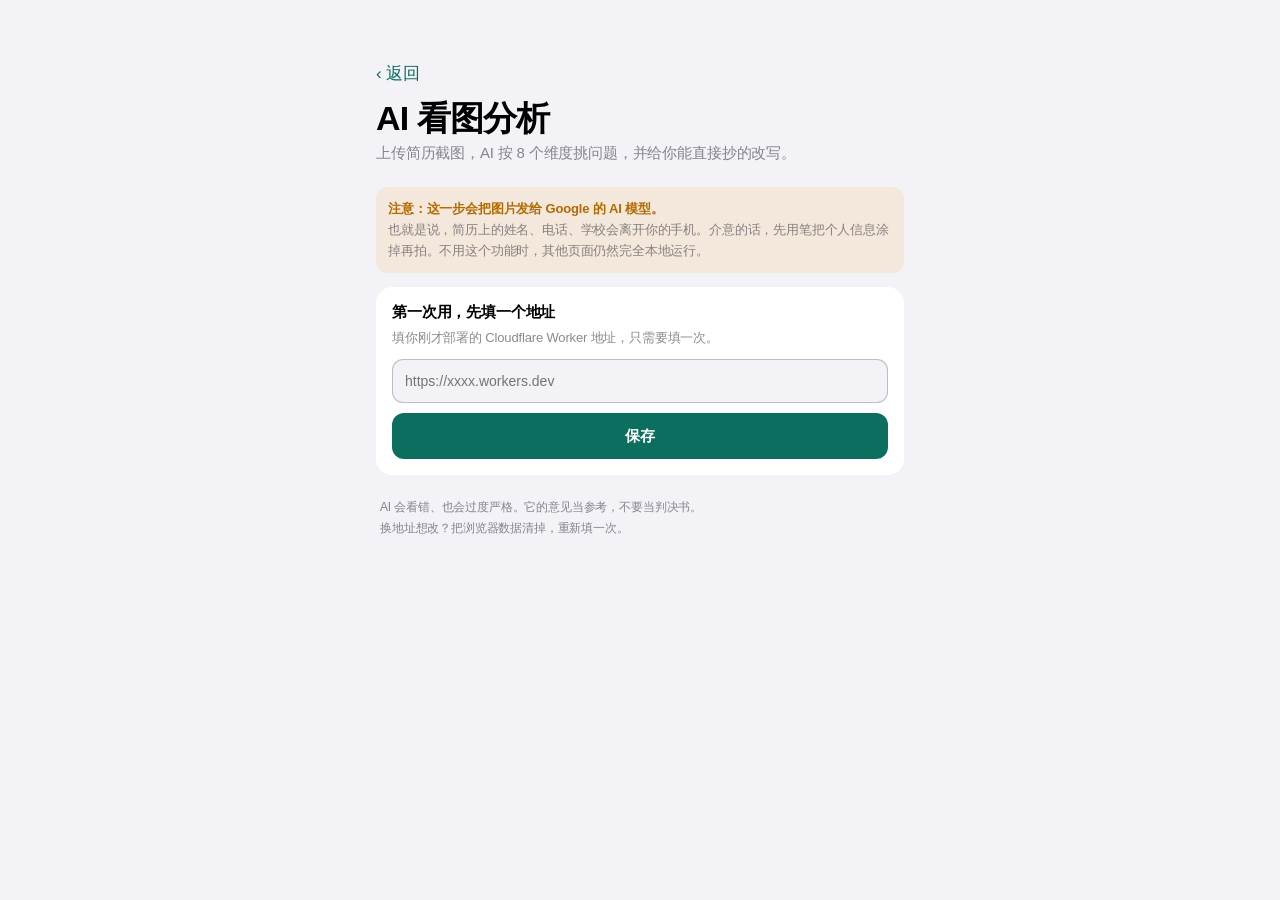
<file: scan.html>
<!DOCTYPE html>
<html lang="zh-CN">
<head>
<meta charset="utf-8">
<meta name="viewport" content="width=device-width,initial-scale=1,viewport-fit=cover">
<meta name="theme-color" content="#F2F2F7" media="(prefers-color-scheme:light)">
<meta name="theme-color" content="#000000" media="(prefers-color-scheme:dark)">
<title>AI 看图分析 · 床旁之外</title>
<link rel="stylesheet" href="style.css">
<style>
.back{display:inline-flex;align-items:center;font-size:17px;color:var(--tint);margin:6px 0 4px;font-weight:500}
.back:active{opacity:.6}
.box{background:var(--bg-elev);border-radius:16px;padding:16px;margin-bottom:12px}
.box h4{margin:0 0 6px;font-size:15px;font-weight:600}
.box p{margin:0 0 10px;font-size:13px;color:var(--label2);line-height:1.6}
.warn{background:rgba(255,149,0,.11);border-radius:12px;padding:12px;font-size:13px;
  color:var(--label2);line-height:1.6;margin-bottom:14px}
.warn b{color:#B36B00}
input[type=text]{width:100%;height:44px;border-radius:11px;border:1.5px solid var(--sep);
  background:var(--bg);color:var(--label);font-family:inherit;font-size:14px;padding:0 12px;
  box-sizing:border-box;-webkit-appearance:none}
.minibtn{width:100%;height:46px;border-radius:12px;border:1.5px solid rgba(11,110,95,.3);
  background:transparent;color:var(--tint);font-size:15px;font-weight:600;font-family:inherit;
  margin-top:10px;transition:transform .2s cubic-bezier(.32,.72,0,1)}
.minibtn:active{transform:scale(.97);opacity:.7}
.minibtn.solid{background:var(--tint);color:#fff;border-color:transparent}
@media (prefers-color-scheme:dark){.minibtn.solid{color:#00120F}}
.minibtn[disabled]{opacity:.35}
.preview{margin:14px 0;border-radius:14px;overflow:hidden;border:1px solid var(--sep)}
.preview img{width:100%;display:block}
.state{text-align:center;padding:26px 0;font-size:14px;color:var(--label2)}
.spin{width:26px;height:26px;border-radius:50%;border:2.5px solid rgba(120,120,128,.2);
  border-top-color:var(--tint);margin:0 auto 12px;animation:sp .8s linear infinite}
@keyframes sp{to{transform:rotate(360deg)}}
.res-h{font-size:13px;color:var(--label2);margin:20px 4px 8px}
.bigscore{text-align:center;padding:10px 0 4px}
.bigscore b{font-size:58px;font-weight:700;letter-spacing:-2.5px;line-height:1;
  font-variant-numeric:tabular-nums;color:var(--tint)}
.bigscore span{font-size:15px;color:var(--label3)}
.lv{text-align:center;font-size:14px;color:var(--label2);margin:4px 0 0}
.dim{padding:11px 0;position:relative}
.dim + .dim::before{content:"";position:absolute;top:0;left:0;right:0;height:.5px;background:var(--sep)}
.dim-top{display:flex;justify-content:space-between;font-size:14px;font-weight:600}
.dim-top i{font-style:normal;color:var(--tint);font-variant-numeric:tabular-nums}
.dim p{margin:2px 0 0;font-size:12.5px;color:var(--label2);line-height:1.55}
.issue{display:flex;gap:10px;padding:12px;background:var(--bg-elev);border-radius:12px;margin-bottom:8px}
.dot2{width:8px;height:8px;border-radius:50%;margin-top:6px;flex:none}
.dot2.r{background:#FF3B30}.dot2.y{background:#FF9500}.dot2.g{background:#34C759}
.issue h5{margin:0 0 2px;font-size:14px;font-weight:600}
.issue p{margin:0;font-size:13px;color:var(--label2);line-height:1.5}
.rw{background:var(--bg-elev);border-radius:12px;padding:13px;margin-bottom:9px;font-size:13px;line-height:1.6}
.rw .b{color:#C8503C;text-decoration:line-through;opacity:.8}
.rw .a{color:var(--tint);font-weight:500;margin-top:6px;display:block}
.rw .tag{font-size:11px;color:var(--label3);letter-spacing:.5px}
</style>
</head>
<body>

<main>
  <a class="back" href="index.html">‹ 返回</a>
  <h1 class="large">AI 看图分析</h1>
  <p class="sub">上传简历截图，AI 按 8 个维度挑问题，并给你能直接抄的改写。</p>

  <div class="warn">
    <b>注意：这一步会把图片发给 Google 的 AI 模型。</b><br>
    也就是说，简历上的姓名、电话、学校会离开你的手机。介意的话，先用笔把个人信息涂掉再拍。不用这个功能时，其他页面仍然完全本地运行。
  </div>

  <div id="setup" class="box" style="display:none">
    <h4>第一次用，先填一个地址</h4>
    <p>填你刚才部署的 Cloudflare Worker 地址，只需要填一次。</p>
    <input type="text" id="wurl" placeholder="https://xxxx.workers.dev" autocapitalize="off" autocorrect="off" spellcheck="false">
    <button class="minibtn solid" id="savew">保存</button>
  </div>

  <div id="app" style="display:none">
    <input type="file" accept="image/*" id="file" style="display:none">
    <button class="btn btn-fill" id="pick">选择简历截图</button>
    <div id="prev"></div>
    <button class="minibtn" id="run" disabled>开始分析</button>
    <div id="out"></div>
  </div>

  <p class="footnote" style="margin-top:22px">
    AI 会看错、也会过度严格。它的意见当参考，不要当判决书。<br>
    换地址想改？把浏览器数据清掉，重新填一次。
  </p>
</main>

<script>
var WKEY = 'cwyc_worker';
var workerUrl = localStorage.getItem(WKEY) || '';
var pickedFile = null;
var pickedB64 = '';

var setup = document.getElementById('setup');
var app = document.getElementById('app');
var out = document.getElementById('out');
var runBtn = document.getElementById('run');
var prev = document.getElementById('prev');

function refresh() {
  if (workerUrl) { setup.style.display = 'none'; app.style.display = 'block'; }
  else { setup.style.display = 'block'; app.style.display = 'none'; }
}
refresh();

document.getElementById('savew').addEventListener('click', function () {
  var v = document.getElementById('wurl').value.trim();
  if (!v) return;
  if (v.charAt(v.length - 1) === '/') v = v.slice(0, -1);
  workerUrl = v;
  try { localStorage.setItem(WKEY, v); } catch (e) {}
  refresh();
});

document.getElementById('pick').addEventListener('click', function () {
  document.getElementById('file').click();
});

document.getElementById('file').addEventListener('change', function (e) {
  var f = e.target.files && e.target.files[0];
  if (!f) return;
  pickedFile = f;
  prev.innerHTML = '<div class="preview"><img id="pvimg" alt="预览"></div>';
  var img = document.getElementById('pvimg');
  img.src = URL.createObjectURL(f);
  runBtn.disabled = false;
  runBtn.textContent = '开始分析';
  out.innerHTML = '';
});

function compress(file) {
  return new Promise(function (resolve, reject) {
    var img = new Image();
    var url = URL.createObjectURL(file);
    img.onload = function () {
      var w = img.naturalWidth, h = img.naturalHeight;
      var max = 1600;
      var k = Math.min(1, max / Math.max(w, h));
      w = Math.round(w * k); h = Math.round(h * k);
      var c = document.createElement('canvas');
      c.width = w; c.height = h;
      var x = c.getContext('2d');
      x.fillStyle = '#fff'; x.fillRect(0, 0, w, h);
      x.drawImage(img, 0, 0, w, h);
      URL.revokeObjectURL(url);
      resolve(c.toDataURL('image/jpeg', 0.82).split(',')[1]);
    };
    img.onerror = function () { URL.revokeObjectURL(url); reject(new Error('图片读不出来，换一张试试')); };
    img.src = url;
  });
}

function esc(s) {
  return String(s == null ? '' : s)
    .replace(/&/g, '&amp;').replace(/</g, '&lt;').replace(/>/g, '&gt;');
}

runBtn.addEventListener('click', function () {
  if (!pickedFile) return;
  runBtn.disabled = true;
  out.innerHTML = '<div class="state"><div class="spin"></div>正在拆解你的简历…<br>大约 10–20 秒</div>';

  compress(pickedFile).then(function (b64) {
    pickedB64 = b64;
    return fetch(workerUrl, {
      method: 'POST',
      headers: { 'Content-Type': 'application/json' },
      body: JSON.stringify({ image: b64, mime: 'image/jpeg' })
    });
  }).then(function (r) {
    return r.json();
  }).then(function (d) {
    if (d.error) throw new Error(d.error);
    if (!d.result) throw new Error('没有拿到结果');
    paint(d.result);
  }).catch(function (err) {
    out.innerHTML = '<div class="state">出错了：' + esc(err.message) +
      '<br><br>常见原因：地址填错、密钥名字不是 GEMINI_KEY、或者今天的免费额度用完了。</div>';
    runBtn.disabled = false;
  });
});

function paint(r) {
  var total = Number(r.total) || 0;
  var html = '';

  if (!total) {
    out.innerHTML = '<div class="state">' + esc(r.summary || '这张图看起来不像简历，换一张清晰的截图试试。') + '</div>';
    runBtn.disabled = false;
    return;
  }

  html += '<div class="bigscore"><b>' + total + '</b><span>/100</span></div>';
  html += '<p class="lv">' + esc(r.level || '') + '</p>';
  if (r.summary) html += '<p class="lv" style="margin-top:8px">' + esc(r.summary) + '</p>';

  if (r.dims && r.dims.length) {
    html += '<p class="res-h">逐项得分</p><div class="group" style="padding:2px 14px">';
    r.dims.forEach(function (d) {
      html += '<div class="dim"><div class="dim-top"><span>' + esc(d.name) +
        '</span><i>' + esc(d.score) + '/' + esc(d.max) + '</i></div>' +
        '<p>' + esc(d.why) + '</p></div>';
    });
    html += '</div>';
  }

  if (r.issues && r.issues.length) {
    html += '<p class="res-h">问题清单</p>';
    r.issues.forEach(function (i) {
      var c = i.level === 'red' ? 'r' : (i.level === 'yellow' ? 'y' : 'g');
      html += '<div class="issue"><span class="dot2 ' + c + '"></span><div>' +
        '<h5>' + esc(i.title) + '</h5><p>' + esc(i.fix) + '</p></div></div>';
    });
  }

  if (r.rewrites && r.rewrites.length) {
    html += '<p class="res-h">照着改</p>';
    r.rewrites.forEach(function (w) {
      html += '<div class="rw"><span class="tag">现在</span><br><span class="b">' +
        esc(w.before) + '</span><span class="a">改成：' + esc(w.after) + '</span></div>';
    });
  }

  html += '<button class="minibtn" id="again">换一张再分析</button>';
  out.innerHTML = html;
  runBtn.disabled = false;

  document.getElementById('again').addEventListener('click', function () {
    out.innerHTML = '';
    prev.innerHTML = '';
    pickedFile = null;
    runBtn.disabled = true;
    window.scrollTo({ top: 0, behavior: 'smooth' });
  });

  out.scrollIntoView({ behavior: 'smooth', block: 'start' });
}
</script>
</body>
</html>
</file>
<file: style.css>
:root{
  --bg:#F2F2F7; --bg-elev:#FFFFFF;
  --label:#000; --label2:rgba(60,60,67,.6); --label3:rgba(60,60,67,.3);
  --sep:rgba(60,60,67,.29);
  --tint:#0B6E5F; --tint-soft:rgba(11,110,95,.10);
  --green:#34C759; --orange:#FF9500; --red:#FF3B30;
  --r-card:16px; --ease:cubic-bezier(.32,.72,0,1);
}
@media (prefers-color-scheme:dark){
  :root{
    --bg:#000; --bg-elev:#1C1C1E;
    --label:#FFFFFF; --label2:rgba(235,235,245,.6); --label3:rgba(235,235,245,.3);
    --sep:rgba(84,84,88,.65);
    --tint:#3DD6BB; --tint-soft:rgba(61,214,187,.14);
  }
}

*{box-sizing:border-box;-webkit-tap-highlight-color:transparent}
html{-webkit-text-size-adjust:100%}
body{
  margin:0;background:var(--bg);color:var(--label);
  font-family:-apple-system,BlinkMacSystemFont,"SF Pro Text","PingFang SC","Helvetica Neue",sans-serif;
  -webkit-font-smoothing:antialiased;letter-spacing:-.01em;
  overscroll-behavior-y:none;
}
a{color:inherit;text-decoration:none}

/* ── 毛玻璃导航栏 ── */
.navbar{
  position:fixed;top:0;left:0;right:0;z-index:50;
  height:calc(44px + env(safe-area-inset-top));
  padding-top:env(safe-area-inset-top);
  display:flex;align-items:center;justify-content:center;
  background:transparent;border-bottom:.5px solid transparent;
  backdrop-filter:saturate(180%) blur(20px);
  -webkit-backdrop-filter:saturate(180%) blur(20px);
  transition:background .3s var(--ease),border-color .3s var(--ease);
}
.navbar.scrolled{background:rgba(242,242,247,.82);border-bottom-color:var(--sep)}
@media (prefers-color-scheme:dark){
  .navbar.scrolled{background:rgba(0,0,0,.72)}
}
.navbar h6{
  margin:0;font-size:17px;font-weight:600;letter-spacing:-.4px;
  opacity:0;transform:translateY(6px);
  transition:opacity .25s var(--ease),transform .25s var(--ease);
}
.navbar.scrolled h6{opacity:1;transform:none}

/* ── 主体 ── */
main{
  max-width:560px;margin:0 auto;
  padding:calc(56px + env(safe-area-inset-top)) 16px calc(104px + env(safe-area-inset-bottom));
}
.large{font-size:34px;line-height:1.15;letter-spacing:-.9px;font-weight:700;margin:10px 0 6px}
.sub{font-size:15px;color:var(--label2);margin:0 0 24px}

/* ── 按钮 ── */
.cta{display:flex;flex-direction:column;gap:10px;margin-bottom:6px}
.btn{
  height:52px;border-radius:14px;display:flex;align-items:center;justify-content:center;
  font-size:17px;font-weight:600;letter-spacing:-.3px;
  transition:transform .25s var(--ease),opacity .2s var(--ease),filter .2s;
}
.btn:active{transform:scale(.965);opacity:.86}
.btn-fill{background:var(--tint);color:#fff;box-shadow:0 6px 20px rgba(11,110,95,.24)}
@media (prefers-color-scheme:dark){
  .btn-fill{color:#00120F;box-shadow:none}
}
.btn-tint{background:var(--tint-soft);color:var(--tint)}

/* ── 分组标题 + 分组列表 ── */
.group-title{font-size:13px;color:var(--label2);margin:28px 4px 8px;font-weight:400}
.group{background:var(--bg-elev);border-radius:var(--r-card);overflow:hidden}
.row{display:flex;align-items:center;gap:14px;padding:13px 16px;position:relative;
  transition:background .15s var(--ease)}
.row + .row::before{content:"";position:absolute;top:0;left:16px;right:0;
  height:.5px;background:var(--sep)}
.row:active{background:rgba(120,120,128,.12)}
.row .icon{width:30px;height:30px;border-radius:8px;display:grid;place-items:center;
  background:var(--tint-soft);color:var(--tint);flex:none}
.row .icon svg{width:18px;height:18px}
.row .txt{flex:1;min-width:0}
.row .txt h3{margin:0;font-size:17px;font-weight:500;letter-spacing:-.3px}
.row .txt p{margin:2px 0 0;font-size:13px;color:var(--label2);line-height:1.45}
.row .chev{color:var(--label3);font-size:18px;line-height:1;flex:none;font-weight:400}
.row.dim{opacity:.55}

/* ── 示例报告卡 ── */
.report{
  background:var(--bg-elev);border-radius:20px;padding:20px;overflow:hidden;
  box-shadow:0 1px 2px rgba(0,0,0,.045),0 10px 30px rgba(0,0,0,.06);
}
@media (prefers-color-scheme:dark){
  .report{box-shadow:0 1px 2px rgba(0,0,0,.6)}
}
.rp-top{display:flex;justify-content:space-between;font-size:12px;color:var(--label2)}
.rp-score{display:flex;align-items:baseline;gap:3px;margin:12px 0 2px}
.rp-score b{
  font-size:56px;font-weight:700;letter-spacing:-2.5px;line-height:1;
  font-variant-numeric:tabular-nums;color:var(--tint);
}
.rp-score span{font-size:15px;color:var(--label3)}
.rp-quote{font-size:17px;font-weight:600;line-height:1.5;letter-spacing:-.3px;margin:12px 0 14px}
.pills{display:flex;flex-wrap:wrap;gap:6px}
.pill{font-size:12px;padding:4px 9px;border-radius:7px;font-weight:500}
.pill.ok{background:rgba(52,199,89,.15);color:#248A3D}
.pill.warn{background:rgba(255,149,0,.16);color:#B36B00}
@media (prefers-color-scheme:dark){
  .pill.ok{color:#4CD964}
  .pill.warn{color:#FFB340}
}
.rp-foot{margin:16px 0 0;font-size:11px;color:var(--label3)}

/* ── 脚注 ── */
.footnote{margin:26px 4px 0;font-size:12px;color:var(--label2);line-height:1.7}
.footnote b{color:var(--label);font-weight:600}
.footnote .mail{color:var(--tint)}

/* ── 底部 Tab Bar ── */
.tabbar{
  position:fixed;left:0;right:0;bottom:0;z-index:50;display:flex;
  padding:6px 8px calc(6px + env(safe-area-inset-bottom));
  background:rgba(249,249,249,.86);border-top:.5px solid var(--sep);
  backdrop-filter:saturate(180%) blur(20px);
  -webkit-backdrop-filter:saturate(180%) blur(20px);
}
@media (prefers-color-scheme:dark){
  .tabbar{background:rgba(22,22,24,.84)}
}
.tab{
  flex:1;display:flex;flex-direction:column;align-items:center;gap:2px;
  font-size:10px;padding:4px 0;color:var(--label2);
  transition:color .2s var(--ease),transform .2s var(--ease);
}
.tab:active{transform:scale(.94)}
.tab.active{color:var(--tint)}
.tab svg{width:25px;height:25px}

/* ── 入场动画 ── */
@keyframes rise{from{opacity:0;transform:translateY(10px)}to{opacity:1;transform:none}}
.rise{animation:rise .55s var(--ease) both}
.d1{animation-delay:.05s}.d2{animation-delay:.12s}
.d3{animation-delay:.19s}.d4{animation-delay:.26s}

@media (prefers-reduced-motion:reduce){
  *{animation:none!important;transition:none!important}
}
</file>
